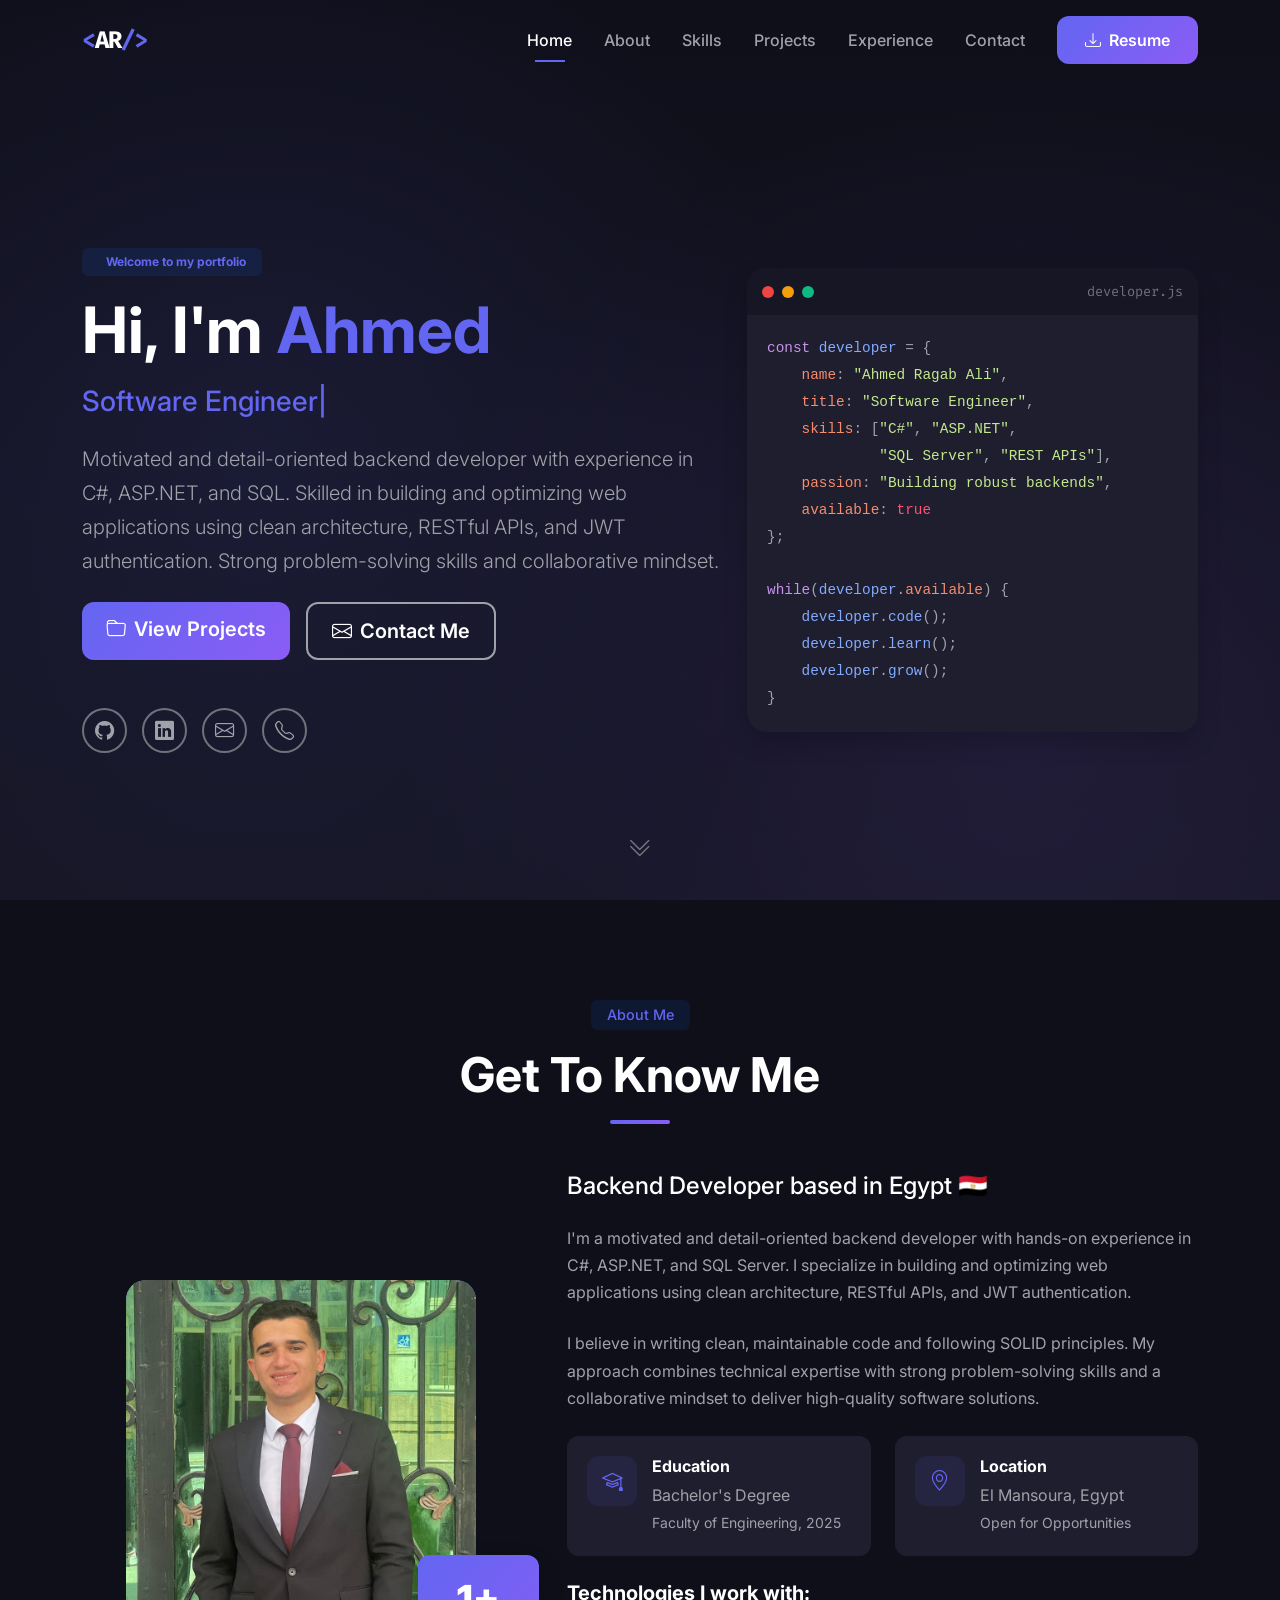
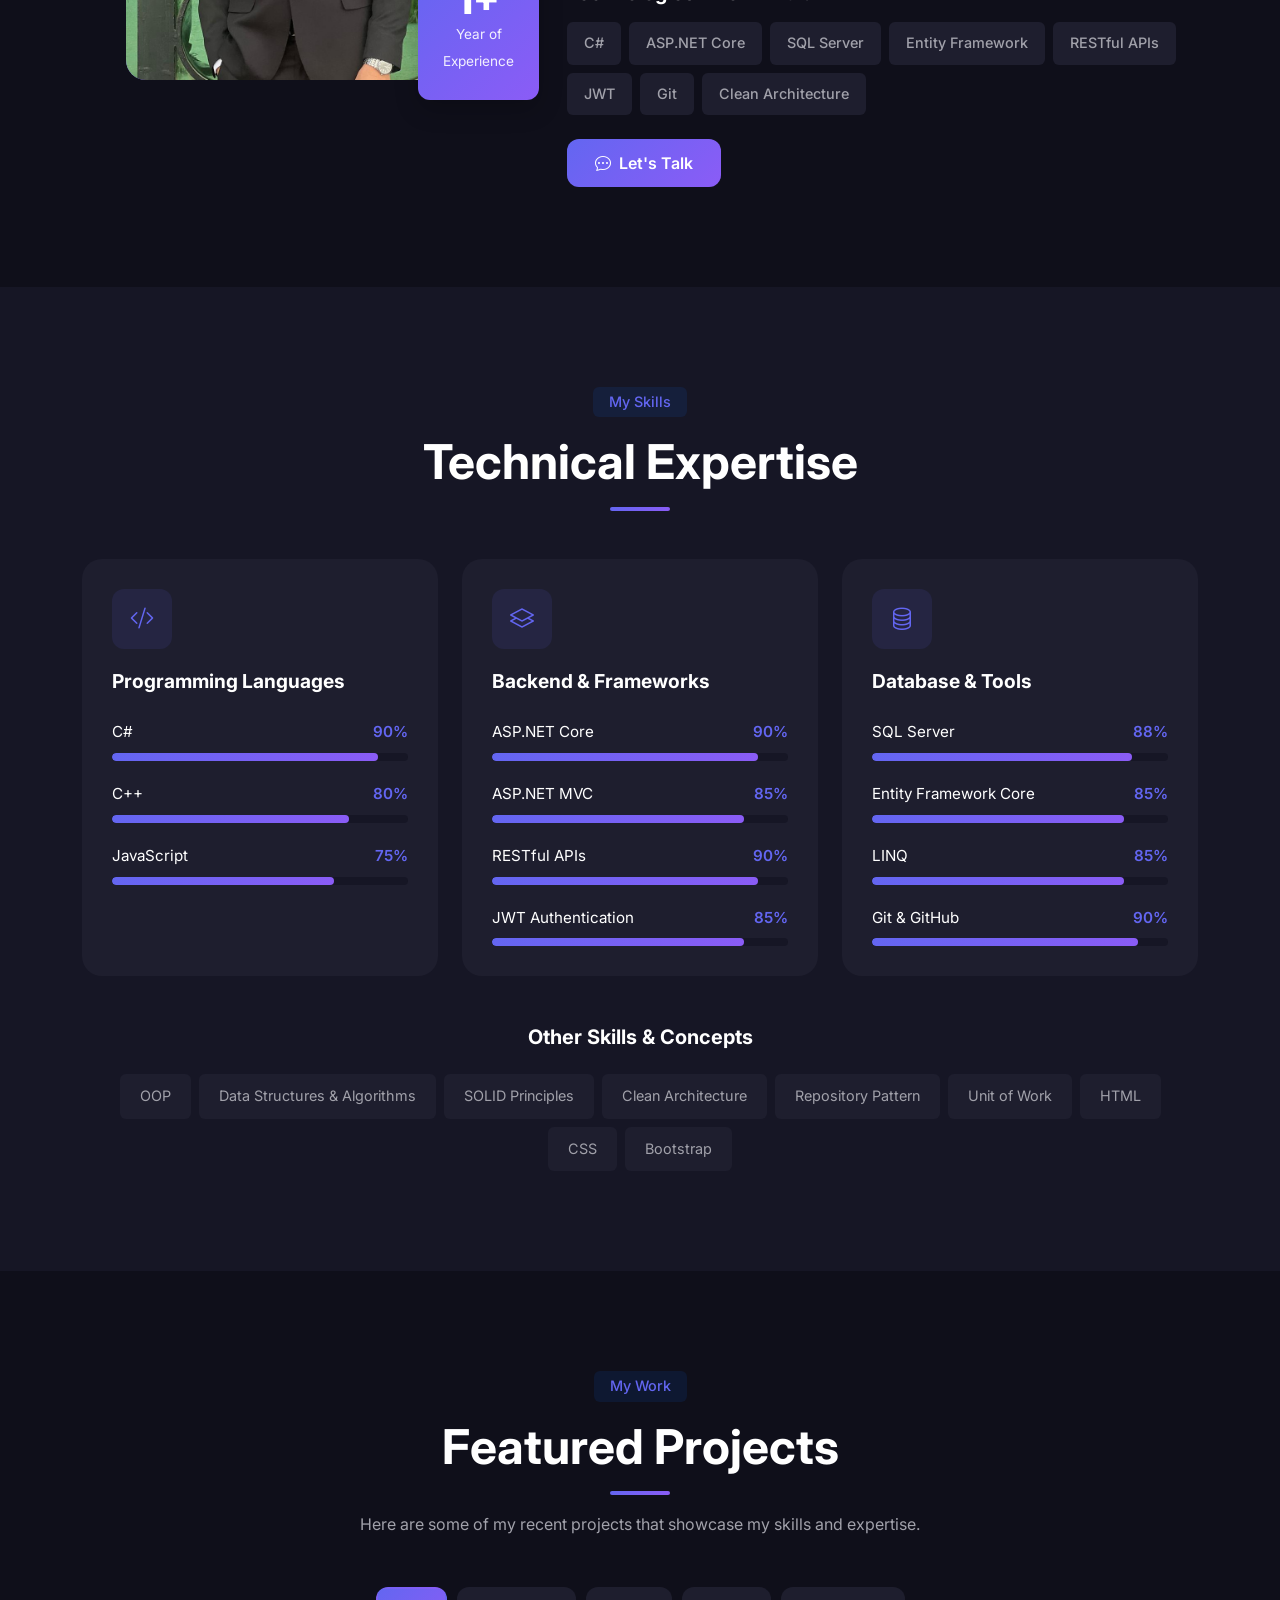
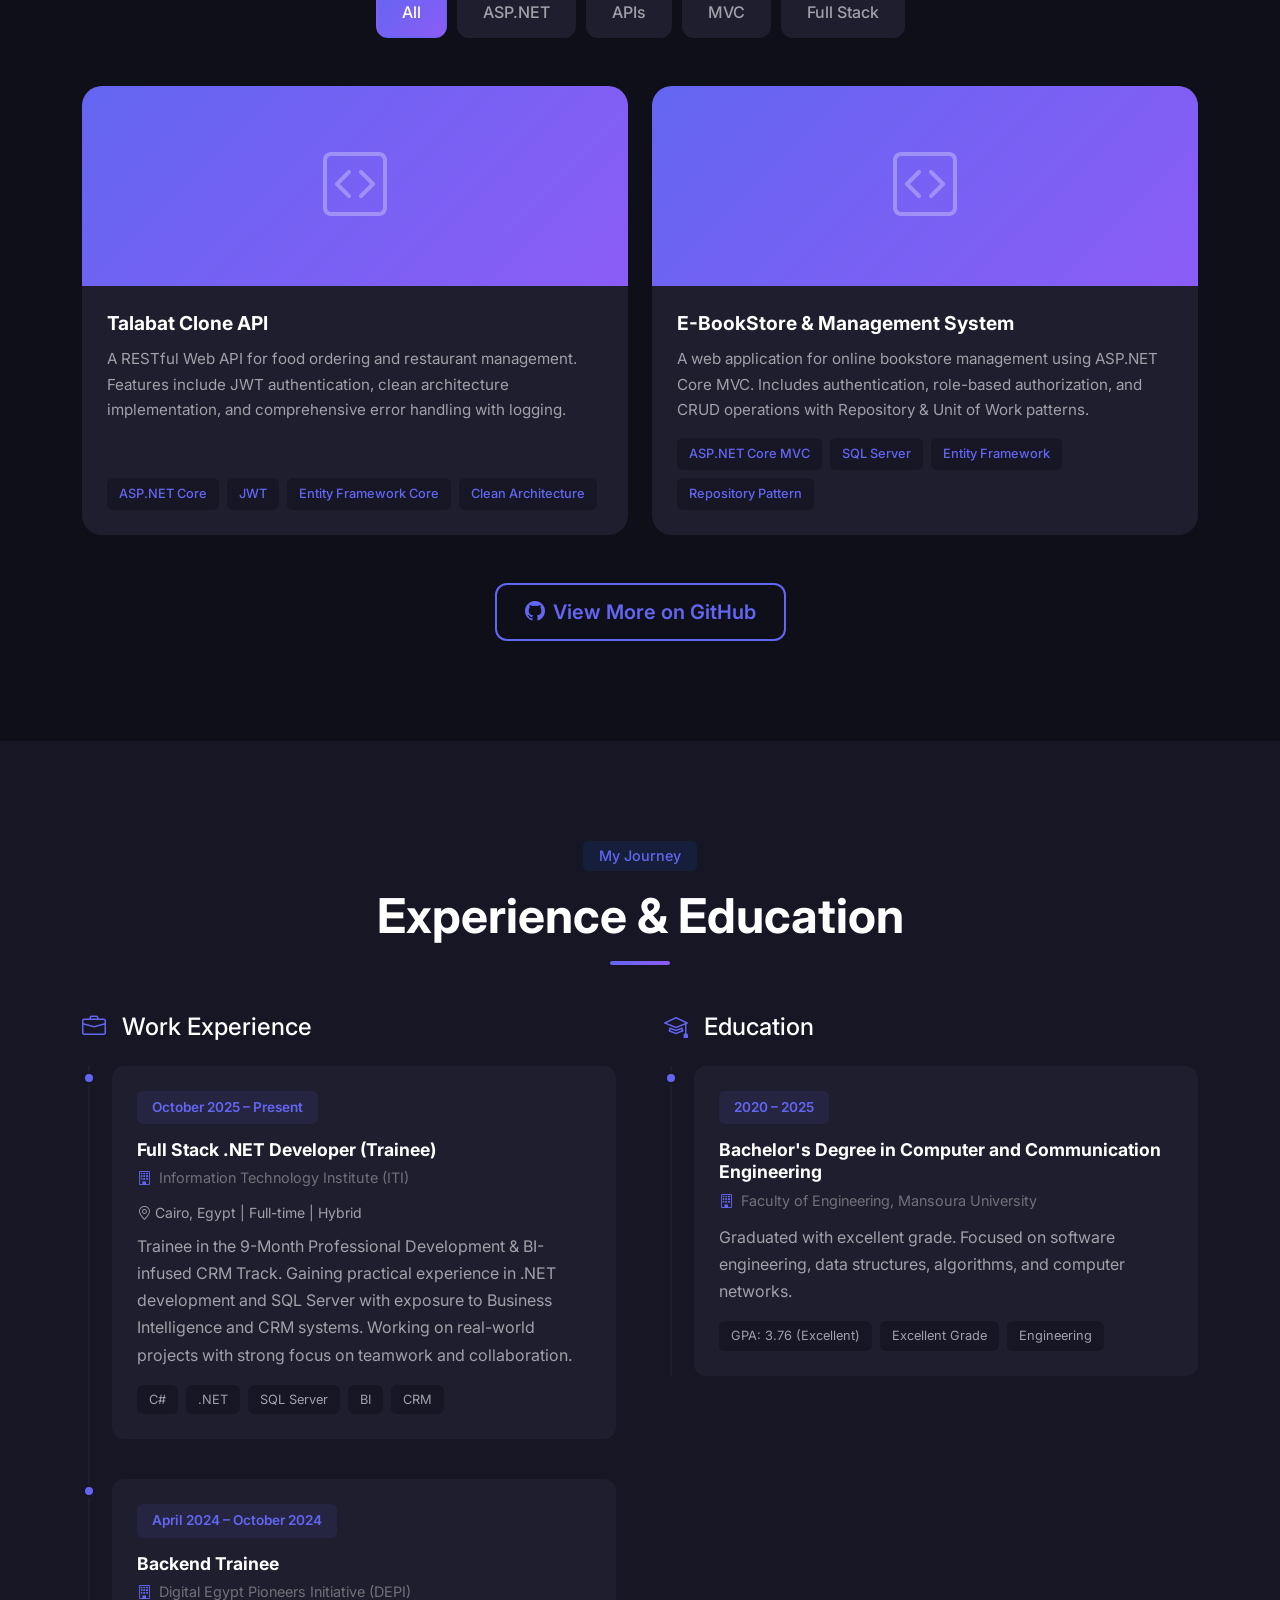
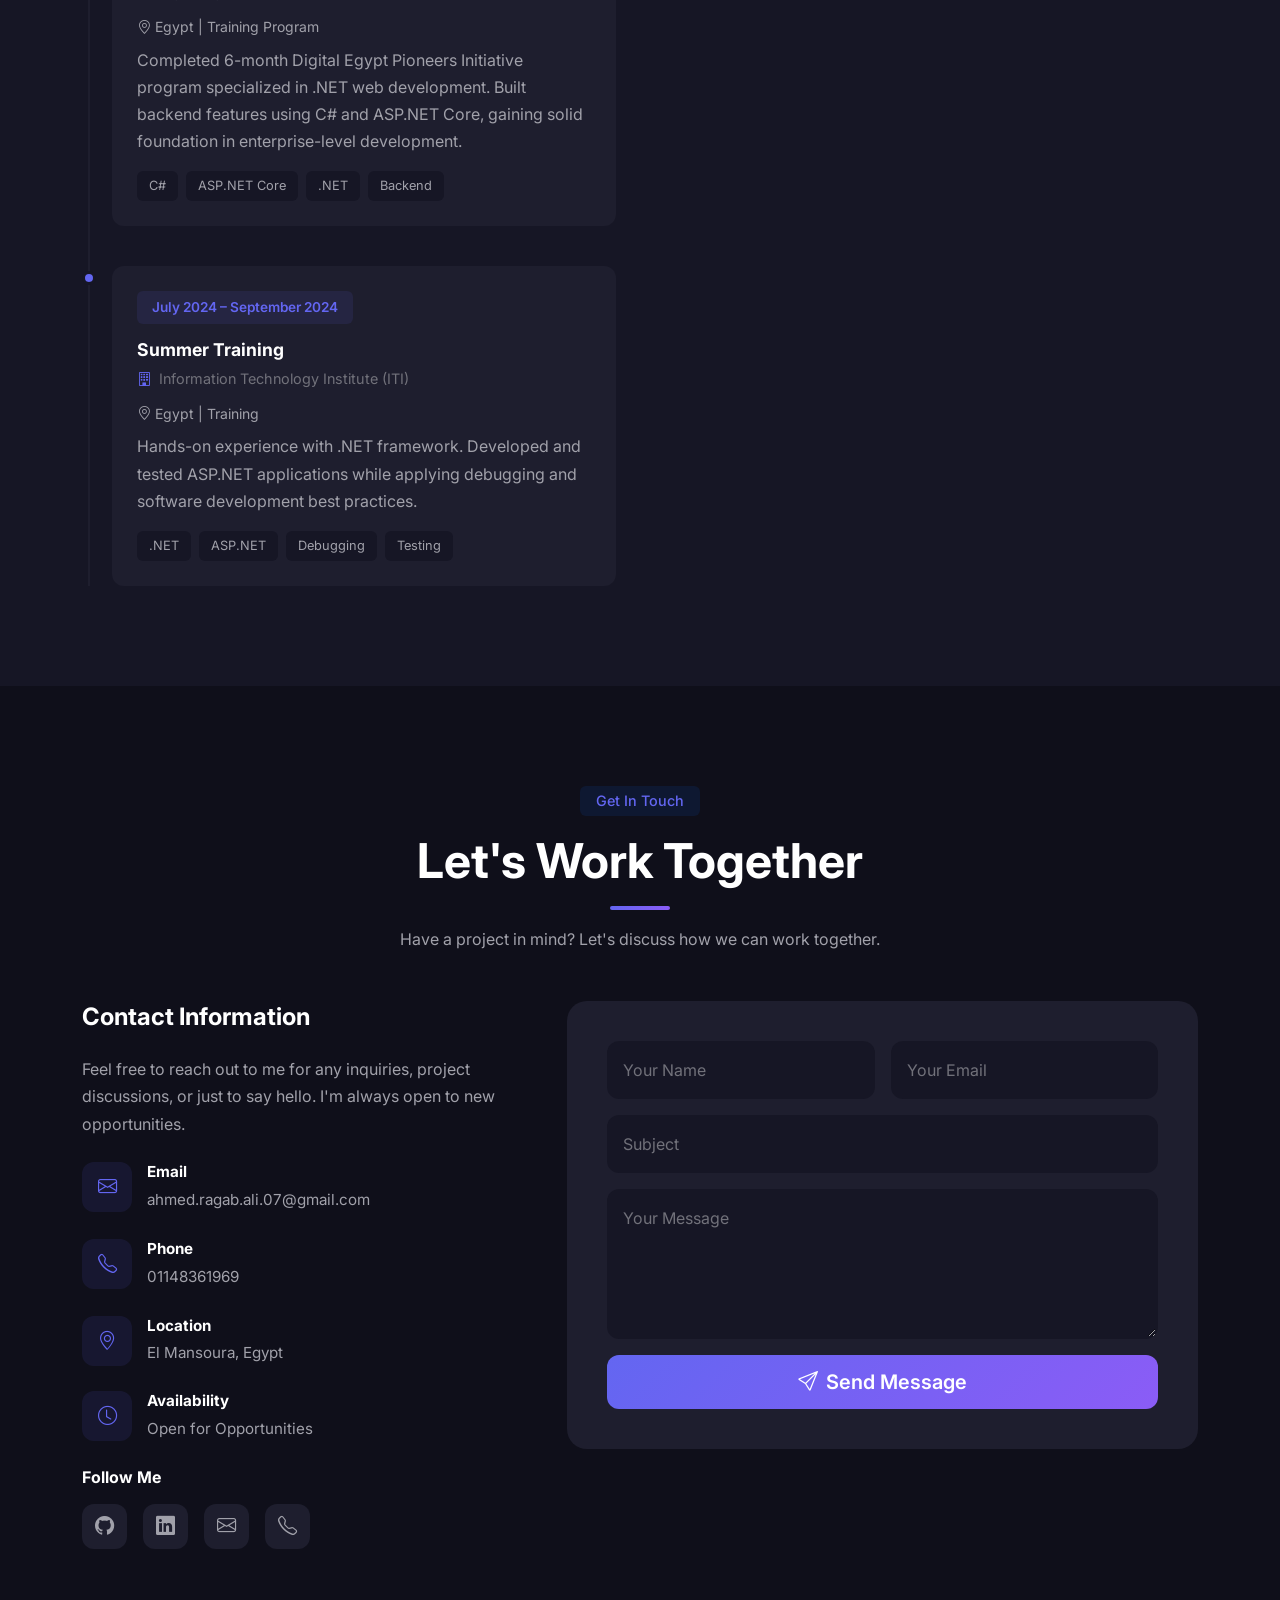
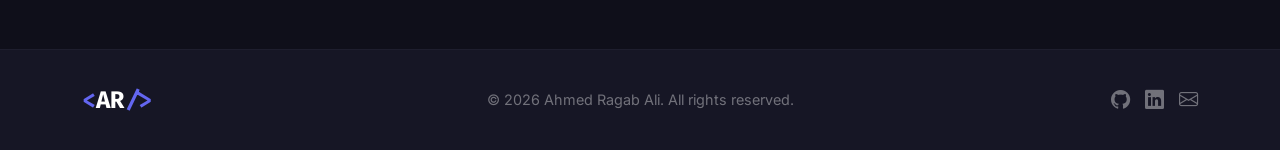
<file: index.html>
<!DOCTYPE html>
<html lang="en">

<head>
    <meta charset="UTF-8">
    <meta name="viewport" content="width=device-width, initial-scale=1.0">
    <meta name="description"
        content="Ahmed Ragab Ali - Software Engineer Portfolio. Backend developer with experience in C#, ASP.NET, and SQL Server.">
    <meta name="keywords"
        content="Software Engineer, Backend Developer, .NET Developer, C#, ASP.NET Core, SQL Server, REST APIs">
    <meta name="author" content="Ahmed Ragab Ali">
    <meta name="robots" content="index, follow">

    <!-- Open Graph Meta Tags -->
    <meta property="og:title" content="Ahmed Ragab Ali | Software Engineer Portfolio">
    <meta property="og:description"
        content="Backend developer portfolio showcasing C#, ASP.NET, and SQL Server projects.">
    <meta property="og:type" content="website">
    <meta property="og:url" content="https://github.com/A7med7c">

    <title>Ahmed Ragab Ali | Software Engineer Portfolio</title>

    <!-- Favicon -->
    <link rel="icon" type="image/x-icon" href="images/favicon.ico">

    <!-- Bootstrap 5 CSS -->
    <link href="https://cdn.jsdelivr.net/npm/bootstrap@5.3.2/dist/css/bootstrap.min.css" rel="stylesheet">

    <!-- Bootstrap Icons -->
    <link rel="stylesheet" href="https://cdn.jsdelivr.net/npm/bootstrap-icons@1.11.1/font/bootstrap-icons.css">

    <!-- Google Fonts -->
    <link rel="preconnect" href="https://fonts.googleapis.com">
    <link rel="preconnect" href="https://fonts.gstatic.com" crossorigin>
    <link
        href="https://fonts.googleapis.com/css2?family=Inter:wght@300;400;500;600;700;800&family=Fira+Code:wght@400;500&display=swap"
        rel="stylesheet">

    <!-- Custom CSS -->
    <link rel="stylesheet" href="css/style.css">
</head>

<body data-bs-spy="scroll" data-bs-target="#navbar" data-bs-offset="100">

    <!-- ==================== NAVBAR ==================== -->
    <nav class="navbar navbar-expand-lg navbar-dark fixed-top" id="navbar">
        <div class="container">
            <!-- Logo -->
            <a class="navbar-brand fw-bold" href="#home">
                <span class="text-primary">&lt;</span>AR<span class="text-primary">/&gt;</span>
            </a>

            <!-- Mobile Toggle Button -->
            <button class="navbar-toggler border-0" type="button" data-bs-toggle="collapse" data-bs-target="#navbarNav"
                aria-controls="navbarNav" aria-expanded="false" aria-label="Toggle navigation">
                <span class="navbar-toggler-icon"></span>
            </button>

            <!-- Navigation Links -->
            <div class="collapse navbar-collapse" id="navbarNav">
                <ul class="navbar-nav ms-auto">
                    <li class="nav-item">
                        <a class="nav-link" href="#home">Home</a>
                    </li>
                    <li class="nav-item">
                        <a class="nav-link" href="#about">About</a>
                    </li>
                    <li class="nav-item">
                        <a class="nav-link" href="#skills">Skills</a>
                    </li>
                    <li class="nav-item">
                        <a class="nav-link" href="#projects">Projects</a>
                    </li>
                    <li class="nav-item">
                        <a class="nav-link" href="#experience">Experience</a>
                    </li>
                    <li class="nav-item">
                        <a class="nav-link" href="#contact">Contact</a>
                    </li>
                </ul>
                <!-- Resume Button -->
                <a href="assets/cv/Ahmed_Ragab_Ali_CV.pdf" download="Ahmed_Ragab_Ali_CV.pdf"
                    class="btn btn-primary ms-lg-3 mt-3 mt-lg-0">
                    <i class="bi bi-download me-2"></i>Resume
                </a>
            </div>
        </div>
    </nav>

    <!-- ==================== HERO SECTION ==================== -->
    <section id="home" class="hero-section d-flex align-items-center min-vh-100">
        <div class="container">
            <div class="row align-items-center">
                <div class="col-lg-7">
                    <div class="hero-content" data-aos="fade-right">
                        <span class="badge bg-primary bg-opacity-10 text-primary mb-3 px-3 py-2">
                            <i class="bi bi-hand-wave me-2"></i>Welcome to my portfolio
                        </span>
                        <h1 class="display-3 fw-bold mb-3">
                            Hi, I'm <span class="text-primary" id="hero-name">Ahmed</span>
                        </h1>
                        <h2 class="h3 text-muted mb-4">
                            <span class="typed-text"></span><span class="cursor">|</span>
                        </h2>
                        <p class="lead text-muted mb-4" id="hero-summary">
                            <!-- Summary will be injected by JavaScript -->
                        </p>
                        <div class="hero-buttons d-flex flex-wrap gap-3">
                            <a href="#projects" class="btn btn-primary btn-lg px-4">
                                <i class="bi bi-folder me-2"></i>View Projects
                            </a>
                            <a href="#contact" class="btn btn-outline-light btn-lg px-4">
                                <i class="bi bi-envelope me-2"></i>Contact Me
                            </a>
                        </div>
                        <!-- Social Links - Dynamically rendered -->
                        <div class="social-links mt-5" id="hero-social-links">
                            <!-- Social links will be injected by JavaScript -->
                        </div>
                    </div>
                </div>
                <div class="col-lg-5 d-none d-lg-block">
                    <div class="hero-image" data-aos="fade-left">
                        <div class="code-window">
                            <div class="code-header">
                                <span class="dot red"></span>
                                <span class="dot yellow"></span>
                                <span class="dot green"></span>
                                <span class="file-name">developer.js</span>
                            </div>
                            <pre
                                class="code-content"><code id="code-content"><!-- Code content will be injected by JavaScript --></code></pre>
                        </div>
                    </div>
                </div>
            </div>
        </div>
        <!-- Scroll Indicator -->
        <div class="scroll-indicator">
            <a href="#about" aria-label="Scroll to About section">
                <i class="bi bi-chevron-double-down"></i>
            </a>
        </div>
    </section>

    <!-- ==================== ABOUT SECTION ==================== -->
    <section id="about" class="section-padding">
        <div class="container">
            <!-- Section Header -->
            <div class="section-header text-center mb-5">
                <span class="badge bg-primary bg-opacity-10 text-primary mb-3 px-3 py-2">About Me</span>
                <h2 class="display-5 fw-bold">Get To Know Me</h2>
                <div class="section-line mx-auto"></div>
            </div>

            <div class="row align-items-center g-5">
                <!-- Profile Image -->
                <div class="col-lg-5">
                    <div class="about-image-wrapper" data-aos="fade-right">
                        <div class="about-image">
                            <img src="images/2.jpeg" alt="Ahmed Ragab Ali - Software Engineer" class="profile-img">
                        </div>
                        <div class="experience-badge">
                            <span class="number" id="exp-number">1+</span>
                            <span class="text" id="exp-label">Year of<br>Experience</span>
                        </div>
                    </div>
                </div>

                <!-- About Content -->
                <div class="col-lg-7">
                    <div class="about-content" data-aos="fade-left">
                        <h3 class="h4 mb-4" id="about-headline">Backend Developer based in Egypt 🇪🇬</h3>
                        <div id="about-bio">
                            <!-- Bio paragraphs will be injected by JavaScript -->
                        </div>

                        <!-- Info Cards -->
                        <div class="row g-4 mb-4">
                            <div class="col-md-6">
                                <div class="info-card">
                                    <div class="info-icon">
                                        <i class="bi bi-mortarboard"></i>
                                    </div>
                                    <div class="info-content">
                                        <h5>Education</h5>
                                        <p class="mb-0 text-muted" id="edu-content">
                                            <!-- Education will be injected by JavaScript -->
                                        </p>
                                    </div>
                                </div>
                            </div>
                            <div class="col-md-6">
                                <div class="info-card">
                                    <div class="info-icon">
                                        <i class="bi bi-geo-alt"></i>
                                    </div>
                                    <div class="info-content">
                                        <h5>Location</h5>
                                        <p class="mb-0 text-muted" id="loc-content">
                                            <!-- Location will be injected by JavaScript -->
                                        </p>
                                    </div>
                                </div>
                            </div>
                        </div>

                        <!-- Technologies -->
                        <h5 class="mb-3">Technologies I work with:</h5>
                        <div class="tech-stack d-flex flex-wrap gap-2 mb-4" id="tech-stack">
                            <!-- Tech badges will be injected by JavaScript -->
                        </div>

                        <a href="#contact" class="btn btn-primary">
                            <i class="bi bi-chat-dots me-2"></i>Let's Talk
                        </a>
                    </div>
                </div>
            </div>
        </div>
    </section>

    <!-- ==================== SKILLS SECTION ==================== -->
    <section id="skills" class="section-padding bg-dark-secondary">
        <div class="container">
            <!-- Section Header -->
            <div class="section-header text-center mb-5">
                <span class="badge bg-primary bg-opacity-10 text-primary mb-3 px-3 py-2">My Skills</span>
                <h2 class="display-5 fw-bold">Technical Expertise</h2>
                <div class="section-line mx-auto"></div>
            </div>

            <div class="row g-4">
                <!-- Programming Languages -->
                <div class="col-lg-4 col-md-6" data-aos="fade-up" data-aos-delay="100">
                    <div class="skill-card h-100">
                        <div class="skill-icon">
                            <i class="bi bi-code-slash"></i>
                        </div>
                        <h4>Programming Languages</h4>
                        <div class="skill-items" id="skills-languages">
                            <!-- Skills will be injected by JavaScript -->
                        </div>
                    </div>
                </div>

                <!-- Backend & Frameworks -->
                <div class="col-lg-4 col-md-6" data-aos="fade-up" data-aos-delay="200">
                    <div class="skill-card h-100">
                        <div class="skill-icon">
                            <i class="bi bi-layers"></i>
                        </div>
                        <h4>Backend & Frameworks</h4>
                        <div class="skill-items" id="skills-backend">
                            <!-- Skills will be injected by JavaScript -->
                        </div>
                    </div>
                </div>

                <!-- Database & Tools -->
                <div class="col-lg-4 col-md-6" data-aos="fade-up" data-aos-delay="300">
                    <div class="skill-card h-100">
                        <div class="skill-icon">
                            <i class="bi bi-database"></i>
                        </div>
                        <h4>Database & Tools</h4>
                        <div class="skill-items" id="skills-database">
                            <!-- Skills will be injected by JavaScript -->
                        </div>
                    </div>
                </div>
            </div>

            <!-- Additional Skills Tags -->
            <div class="additional-skills mt-5 text-center" data-aos="fade-up">
                <h5 class="mb-4">Other Skills & Concepts</h5>
                <div class="skill-tags d-flex flex-wrap justify-content-center gap-2" id="additional-skills">
                    <!-- Additional skills will be injected by JavaScript -->
                </div>
            </div>
        </div>
    </section>

    <!-- ==================== PROJECTS SECTION ==================== -->
    <section id="projects" class="section-padding">
        <div class="container">
            <!-- Section Header -->
            <div class="section-header text-center mb-5">
                <span class="badge bg-primary bg-opacity-10 text-primary mb-3 px-3 py-2">My Work</span>
                <h2 class="display-5 fw-bold">Featured Projects</h2>
                <div class="section-line mx-auto"></div>
                <p class="text-muted mt-3">Here are some of my recent projects that showcase my skills and expertise.
                </p>
            </div>

            <!-- Filter Buttons - Dynamically rendered -->
            <div class="project-filters text-center mb-5" data-aos="fade-up">
                <!-- Filter buttons will be injected by JavaScript -->
            </div>

            <!-- Projects Grid - Dynamically generated by JavaScript -->
            <div class="row g-4" id="projects-container">
                <!-- Projects will be dynamically inserted here -->
            </div>

            <!-- View More Button -->
            <div class="text-center mt-5" data-aos="fade-up">
                <a href="https://github.com/A7med7c" id="github-profile-btn" target="_blank" rel="noopener noreferrer"
                    class="btn btn-outline-primary btn-lg">
                    <i class="bi bi-github me-2"></i>View More on GitHub
                </a>
            </div>
        </div>
    </section>

    <!-- ==================== EXPERIENCE & EDUCATION SECTION ==================== -->
    <section id="experience" class="section-padding bg-dark-secondary">
        <div class="container">
            <!-- Section Header -->
            <div class="section-header text-center mb-5">
                <span class="badge bg-primary bg-opacity-10 text-primary mb-3 px-3 py-2">My Journey</span>
                <h2 class="display-5 fw-bold">Experience & Education</h2>
                <div class="section-line mx-auto"></div>
            </div>

            <div class="row g-5">
                <!-- Experience Timeline - Dynamically rendered -->
                <div class="col-lg-6">
                    <h3 class="h4 mb-4 d-flex align-items-center">
                        <i class="bi bi-briefcase text-primary me-3"></i>Work Experience
                    </h3>
                    <div class="timeline" id="experience-timeline">
                        <!-- Experience items will be injected by JavaScript -->
                    </div>
                </div>

                <!-- Education Timeline - Dynamically rendered -->
                <div class="col-lg-6">
                    <h3 class="h4 mb-4 d-flex align-items-center">
                        <i class="bi bi-mortarboard text-primary me-3"></i>Education
                    </h3>
                    <div class="timeline" id="education-timeline">
                        <!-- Education items will be injected by JavaScript -->
                    </div>
                </div>
            </div>
        </div>
    </section>

    <!-- ==================== CONTACT SECTION ==================== -->
    <section id="contact" class="section-padding">
        <div class="container">
            <!-- Section Header -->
            <div class="section-header text-center mb-5">
                <span class="badge bg-primary bg-opacity-10 text-primary mb-3 px-3 py-2">Get In Touch</span>
                <h2 class="display-5 fw-bold">Let's Work Together</h2>
                <div class="section-line mx-auto"></div>
                <p class="text-muted mt-3">Have a project in mind? Let's discuss how we can work together.</p>
            </div>

            <div class="row g-5">
                <!-- Contact Info -->
                <div class="col-lg-5" data-aos="fade-right">
                    <div class="contact-info">
                        <h4 class="mb-4">Contact Information</h4>
                        <p class="text-muted mb-4">
                            Feel free to reach out to me for any inquiries, project discussions,
                            or just to say hello. I'm always open to new opportunities.
                        </p>

                        <div class="contact-item">
                            <div class="contact-icon">
                                <i class="bi bi-envelope"></i>
                            </div>
                            <div class="contact-text">
                                <h6>Email</h6>
                                <div id="contact-email"><!-- Email injected by JS --></div>
                            </div>
                        </div>

                        <div class="contact-item">
                            <div class="contact-icon">
                                <i class="bi bi-telephone"></i>
                            </div>
                            <div class="contact-text">
                                <h6>Phone</h6>
                                <div id="contact-phone"><!-- Phone injected by JS --></div>
                            </div>
                        </div>

                        <div class="contact-item">
                            <div class="contact-icon">
                                <i class="bi bi-geo-alt"></i>
                            </div>
                            <div class="contact-text">
                                <h6>Location</h6>
                                <div id="contact-location"><!-- Location injected by JS --></div>
                            </div>
                        </div>

                        <div class="contact-item">
                            <div class="contact-icon">
                                <i class="bi bi-clock"></i>
                            </div>
                            <div class="contact-text">
                                <h6>Availability</h6>
                                <p>Open for Opportunities</p>
                            </div>
                        </div>

                        <!-- Social Links - Dynamically rendered -->
                        <div class="contact-social mt-4">
                            <h6 class="mb-3">Follow Me</h6>
                            <div class="d-flex gap-3" id="contact-social-btns">
                                <!-- Social buttons will be injected by JavaScript -->
                            </div>
                        </div>
                    </div>
                </div>

                <!-- Contact Form -->
                <div class="col-lg-7" data-aos="fade-left">
                    <div class="contact-form-wrapper">
                        <form id="contact-form" class="contact-form" novalidate>
                            <div class="row g-3">
                                <div class="col-md-6">
                                    <div class="form-floating">
                                        <input type="text" class="form-control" id="name" placeholder="Your Name"
                                            required minlength="2">
                                        <label for="name">Your Name</label>
                                        <div class="invalid-feedback">Please enter your name (min 2 characters).</div>
                                    </div>
                                </div>
                                <div class="col-md-6">
                                    <div class="form-floating">
                                        <input type="email" class="form-control" id="email" placeholder="Your Email"
                                            required>
                                        <label for="email">Your Email</label>
                                        <div class="invalid-feedback">Please enter a valid email address.</div>
                                    </div>
                                </div>
                                <div class="col-12">
                                    <div class="form-floating">
                                        <input type="text" class="form-control" id="subject" placeholder="Subject"
                                            required minlength="5">
                                        <label for="subject">Subject</label>
                                        <div class="invalid-feedback">Please enter a subject (min 5 characters).</div>
                                    </div>
                                </div>
                                <div class="col-12">
                                    <div class="form-floating">
                                        <textarea class="form-control" id="message" placeholder="Your Message"
                                            style="height: 150px" required minlength="20"></textarea>
                                        <label for="message">Your Message</label>
                                        <div class="invalid-feedback">Please enter your message (min 20 characters).
                                        </div>
                                    </div>
                                </div>
                                <div class="col-12">
                                    <button type="submit" class="btn btn-primary btn-lg w-100" id="submit-btn">
                                        <span class="btn-text">
                                            <i class="bi bi-send me-2"></i>Send Message
                                        </span>
                                        <span class="btn-loading d-none">
                                            <span class="spinner-border spinner-border-sm me-2" role="status"></span>
                                            Sending...
                                        </span>
                                    </button>
                                </div>
                            </div>
                        </form>

                        <!-- Form Success Message -->
                        <div class="form-message success d-none" id="form-success">
                            <i class="bi bi-check-circle"></i>
                            <h5>Message Sent Successfully!</h5>
                            <p>Thank you for reaching out. I'll get back to you soon.</p>
                        </div>

                        <!-- Form Error Message -->
                        <div class="form-message error d-none" id="form-error">
                            <i class="bi bi-exclamation-circle"></i>
                            <h5>Oops! Something went wrong.</h5>
                            <p>Please try again later or contact me directly via email.</p>
                        </div>
                    </div>
                </div>
            </div>
        </div>
    </section>

    <!-- ==================== FOOTER ==================== -->
    <footer class="footer">
        <div class="container">
            <div class="row align-items-center">
                <div class="col-md-4 text-center text-md-start mb-3 mb-md-0">
                    <a class="footer-brand" href="#home">
                        <span class="text-primary">&lt;</span>AR<span class="text-primary">/&gt;</span>
                    </a>
                </div>
                <div class="col-md-4 text-center mb-3 mb-md-0">
                    <p class="mb-0">&copy; <span id="current-year"></span> <span id="footer-name">Ahmed Ragab
                            Ali</span>. All rights reserved.</p>
                </div>
                <div class="col-md-4 text-center text-md-end">
                    <div class="footer-social" id="footer-social">
                        <!-- Footer social links will be injected by JavaScript -->
                    </div>
                </div>
            </div>
        </div>
    </footer>

    <!-- Back to Top Button -->
    <button class="back-to-top" id="back-to-top" aria-label="Back to top">
        <i class="bi bi-arrow-up"></i>
    </button>

    <!-- Bootstrap 5 JS Bundle -->
    <script src="https://cdn.jsdelivr.net/npm/bootstrap@5.3.2/dist/js/bootstrap.bundle.min.js"></script>

    <!-- Custom JavaScript -->
    <script src="js/main.js"></script>
</body>

</html>
</file>
<file: css/style.css>
/* ==========================================
   PORTFOLIO WEBSITE - CUSTOM CSS STYLES
   Author: Ahmed Ragab
   Version: 1.0
   ========================================== */

/* ==================== CSS VARIABLES ==================== */
:root {
    /* Primary Colors */
    --primary-color: #6366f1;
    --primary-hover: #4f46e5;
    --primary-light: rgba(99, 102, 241, 0.1);
    
    /* Background Colors */
    --bg-dark: #0f0f1a;
    --bg-dark-secondary: #161625;
    --bg-card: #1e1e2e;
    --bg-card-hover: #252538;
    
    /* Text Colors */
    --text-primary: #ffffff;
    --text-secondary: #a1a1aa;
    --text-muted: #71717a;
    
    /* Accent Colors */
    --accent-green: #10b981;
    --accent-yellow: #f59e0b;
    --accent-red: #ef4444;
    --accent-blue: #3b82f6;
    
    /* Gradients */
    --gradient-primary: linear-gradient(135deg, #6366f1 0%, #8b5cf6 100%);
    --gradient-dark: linear-gradient(180deg, #0f0f1a 0%, #161625 100%);
    
    /* Shadows */
    --shadow-sm: 0 2px 4px rgba(0, 0, 0, 0.1);
    --shadow-md: 0 4px 6px rgba(0, 0, 0, 0.15);
    --shadow-lg: 0 10px 25px rgba(0, 0, 0, 0.2);
    --shadow-glow: 0 0 30px rgba(99, 102, 241, 0.3);
    
    /* Border Radius */
    --radius-sm: 6px;
    --radius-md: 12px;
    --radius-lg: 20px;
    --radius-full: 50%;
    
    /* Transitions */
    --transition-fast: 0.2s ease;
    --transition-normal: 0.3s ease;
    --transition-slow: 0.5s ease;
    
    /* Font Family */
    --font-primary: 'Inter', sans-serif;
    --font-code: 'Fira Code', monospace;
}

/* ==================== RESET & BASE STYLES ==================== */
*,
*::before,
*::after {
    margin: 0;
    padding: 0;
    box-sizing: border-box;
}

html {
    scroll-behavior: smooth;
    scroll-padding-top: 80px;
}

body {
    font-family: var(--font-primary);
    background-color: var(--bg-dark);
    color: var(--text-primary);
    line-height: 1.7;
    overflow-x: hidden;
}

/* Custom Scrollbar */
::-webkit-scrollbar {
    width: 10px;
}

::-webkit-scrollbar-track {
    background: var(--bg-dark);
}

::-webkit-scrollbar-thumb {
    background: var(--primary-color);
    border-radius: 5px;
}

::-webkit-scrollbar-thumb:hover {
    background: var(--primary-hover);
}

/* Selection */
::selection {
    background-color: var(--primary-color);
    color: var(--text-primary);
}

/* Links */
a {
    color: var(--primary-color);
    text-decoration: none;
    transition: var(--transition-normal);
}

a:hover {
    color: var(--primary-hover);
}

/* Images */
img {
    max-width: 100%;
    height: auto;
}

/* Section Padding */
.section-padding {
    padding: 100px 0;
}

/* Background Variations */
.bg-dark-secondary {
    background-color: var(--bg-dark-secondary);
}

/* ==================== TYPOGRAPHY ==================== */
h1, h2, h3, h4, h5, h6 {
    font-weight: 700;
    line-height: 1.3;
    margin-bottom: 1rem;
}

.display-3 {
    font-weight: 800;
}

.text-primary {
    color: var(--primary-color) !important;
}

.text-muted {
    color: var(--text-secondary) !important;
}

/* ==================== BUTTONS ==================== */
.btn {
    font-weight: 600;
    padding: 12px 28px;
    border-radius: var(--radius-md);
    transition: var(--transition-normal);
    position: relative;
    overflow: hidden;
}

.btn-primary {
    background: var(--gradient-primary);
    border: none;
    color: var(--text-primary);
}

.btn-primary:hover {
    transform: translateY(-2px);
    box-shadow: var(--shadow-glow);
    background: var(--gradient-primary);
}

.btn-outline-primary {
    border: 2px solid var(--primary-color);
    color: var(--primary-color);
    background: transparent;
}

.btn-outline-primary:hover {
    background: var(--primary-color);
    color: var(--text-primary);
    transform: translateY(-2px);
}

.btn-outline-light {
    border: 2px solid var(--text-secondary);
    color: var(--text-primary);
    background: transparent;
}

.btn-outline-light:hover {
    background: var(--text-primary);
    color: var(--bg-dark);
    border-color: var(--text-primary);
    transform: translateY(-2px);
}

/* ==================== NAVBAR ==================== */
.navbar {
    padding: 15px 0;
    background: transparent;
    transition: var(--transition-normal);
    z-index: 1000;
}

.navbar.scrolled {
    background: rgba(15, 15, 26, 0.95);
    backdrop-filter: blur(10px);
    box-shadow: var(--shadow-md);
    padding: 10px 0;
}

.navbar-brand {
    font-size: 1.5rem;
    font-family: var(--font-code);
    letter-spacing: -1px;
}

.nav-link {
    color: var(--text-secondary) !important;
    font-weight: 500;
    padding: 8px 16px !important;
    position: relative;
    transition: var(--transition-normal);
}

.nav-link::after {
    content: '';
    position: absolute;
    bottom: 0;
    left: 50%;
    transform: translateX(-50%);
    width: 0;
    height: 2px;
    background: var(--primary-color);
    transition: var(--transition-normal);
}

.nav-link:hover,
.nav-link.active {
    color: var(--text-primary) !important;
}

.nav-link:hover::after,
.nav-link.active::after {
    width: 30px;
}

.navbar-toggler:focus {
    box-shadow: none;
}

/* ==================== HERO SECTION ==================== */
.hero-section {
    background: var(--gradient-dark);
    position: relative;
    overflow: hidden;
    padding-top: 100px;
}

.hero-section::before {
    content: '';
    position: absolute;
    top: 0;
    left: 0;
    right: 0;
    bottom: 0;
    background: radial-gradient(circle at 20% 50%, rgba(99, 102, 241, 0.1) 0%, transparent 50%),
                radial-gradient(circle at 80% 80%, rgba(139, 92, 246, 0.1) 0%, transparent 50%);
    pointer-events: none;
}

.hero-content {
    position: relative;
    z-index: 1;
}

/* Typed Text Animation */
.typed-text {
    color: var(--primary-color);
}

.cursor {
    animation: blink 1s infinite;
    color: var(--primary-color);
}

@keyframes blink {
    0%, 50% { opacity: 1; }
    51%, 100% { opacity: 0; }
}

/* Social Links */
.social-links {
    display: flex;
    gap: 15px;
}

.social-link {
    width: 45px;
    height: 45px;
    border: 2px solid var(--text-muted);
    border-radius: var(--radius-full);
    display: flex;
    align-items: center;
    justify-content: center;
    color: var(--text-secondary);
    font-size: 1.2rem;
    transition: var(--transition-normal);
}

.social-link:hover {
    border-color: var(--primary-color);
    background: var(--primary-color);
    color: var(--text-primary);
    transform: translateY(-3px);
}

/* Code Window */
.hero-image {
    position: relative;
}

.code-window {
    background: var(--bg-card);
    border-radius: var(--radius-lg);
    overflow: hidden;
    box-shadow: var(--shadow-lg);
    animation: float 6s ease-in-out infinite;
}

@keyframes float {
    0%, 100% { transform: translateY(0px); }
    50% { transform: translateY(-15px); }
}

.code-header {
    background: var(--bg-dark-secondary);
    padding: 12px 15px;
    display: flex;
    align-items: center;
    gap: 8px;
}

.dot {
    width: 12px;
    height: 12px;
    border-radius: var(--radius-full);
}

.dot.red { background: var(--accent-red); }
.dot.yellow { background: var(--accent-yellow); }
.dot.green { background: var(--accent-green); }

.file-name {
    margin-left: auto;
    font-size: 0.85rem;
    color: var(--text-muted);
    font-family: var(--font-code);
}

.code-content {
    padding: 20px;
    margin: 0;
    font-family: var(--font-code);
    font-size: 0.9rem;
    line-height: 1.8;
    overflow-x: auto;
}

.code-content code {
    color: var(--text-secondary);
}

.code-content .keyword { color: #c792ea; }
.code-content .variable { color: #82aaff; }
.code-content .property { color: #f78c6c; }
.code-content .string { color: #c3e88d; }
.code-content .boolean { color: #ff5370; }
.code-content .method { color: #82aaff; }

/* Scroll Indicator */
.scroll-indicator {
    position: absolute;
    bottom: 30px;
    left: 50%;
    transform: translateX(-50%);
    animation: bounce 2s infinite;
}

.scroll-indicator a {
    color: var(--text-muted);
    font-size: 1.5rem;
    transition: var(--transition-normal);
}

.scroll-indicator a:hover {
    color: var(--primary-color);
}

@keyframes bounce {
    0%, 20%, 50%, 80%, 100% { transform: translateX(-50%) translateY(0); }
    40% { transform: translateX(-50%) translateY(-10px); }
    60% { transform: translateX(-50%) translateY(-5px); }
}

/* ==================== SECTION HEADER ==================== */
.section-header .badge {
    font-size: 0.9rem;
    font-weight: 500;
}

.section-line {
    width: 60px;
    height: 4px;
    background: var(--gradient-primary);
    border-radius: var(--radius-sm);
    margin-top: 15px;
}

/* ==================== ABOUT SECTION ==================== */
.about-image-wrapper {
    position: relative;
    display: flex;
    justify-content: center;
}

.about-image {
    width: 350px;
    height: 400px;
    border-radius: var(--radius-lg);
    overflow: hidden;
    position: relative;
    background: var(--gradient-primary);
}

.about-image .profile-img {
    width: 100%;
    height: 100%;
    object-fit: cover;
    object-position: center top;
    transition: transform 0.5s ease;
}

.about-image:hover .profile-img {
    transform: scale(1.05);
}

.image-placeholder {
    width: 100%;
    height: 100%;
    display: flex;
    align-items: center;
    justify-content: center;
    background: var(--bg-card);
    margin: 5px;
    border-radius: var(--radius-lg);
}

.image-placeholder i {
    font-size: 8rem;
    color: var(--text-muted);
}

.experience-badge {
    position: absolute;
    bottom: -20px;
    right: -20px;
    background: var(--gradient-primary);
    padding: 25px;
    border-radius: var(--radius-md);
    text-align: center;
    box-shadow: var(--shadow-lg);
}

.experience-badge .number {
    display: block;
    font-size: 2.5rem;
    font-weight: 800;
    line-height: 1;
}

.experience-badge .text {
    font-size: 0.85rem;
    color: rgba(255, 255, 255, 0.9);
}

/* Info Cards */
.info-card {
    display: flex;
    align-items: flex-start;
    gap: 15px;
    padding: 20px;
    background: var(--bg-card);
    border-radius: var(--radius-md);
    transition: var(--transition-normal);
}

.info-card:hover {
    background: var(--bg-card-hover);
    transform: translateY(-3px);
}

.info-icon {
    width: 50px;
    height: 50px;
    background: var(--primary-light);
    border-radius: var(--radius-md);
    display: flex;
    align-items: center;
    justify-content: center;
    font-size: 1.3rem;
    color: var(--primary-color);
    flex-shrink: 0;
}

.info-content h5 {
    font-size: 1rem;
    margin-bottom: 5px;
}

/* Tech Stack */
.tech-badge {
    display: inline-block;
    padding: 8px 16px;
    background: var(--bg-card);
    border-radius: var(--radius-sm);
    font-size: 0.9rem;
    font-weight: 500;
    color: var(--text-secondary);
    border: 1px solid transparent;
    transition: var(--transition-normal);
}

.tech-badge:hover {
    border-color: var(--primary-color);
    color: var(--primary-color);
}

/* ==================== SKILLS SECTION ==================== */
.skill-card {
    background: var(--bg-card);
    padding: 30px;
    border-radius: var(--radius-lg);
    transition: var(--transition-normal);
}

.skill-card:hover {
    transform: translateY(-5px);
    box-shadow: var(--shadow-lg);
}

.skill-icon {
    width: 60px;
    height: 60px;
    background: var(--primary-light);
    border-radius: var(--radius-md);
    display: flex;
    align-items: center;
    justify-content: center;
    font-size: 1.5rem;
    color: var(--primary-color);
    margin-bottom: 20px;
}

.skill-card h4 {
    font-size: 1.2rem;
    margin-bottom: 25px;
}

.skill-items {
    display: flex;
    flex-direction: column;
    gap: 20px;
}

.skill-item .skill-info {
    display: flex;
    justify-content: space-between;
    margin-bottom: 8px;
    font-size: 0.95rem;
}

.skill-item .skill-info span:last-child {
    color: var(--primary-color);
    font-weight: 600;
}

.skill-item .progress {
    height: 8px;
    background: var(--bg-dark-secondary);
    border-radius: var(--radius-sm);
    overflow: hidden;
}

.skill-item .progress-bar {
    background: var(--gradient-primary);
    border-radius: var(--radius-sm);
    width: 0;
    transition: width 1.5s ease-out;
}

/* Skill Tags */
.skill-tag {
    display: inline-block;
    padding: 10px 20px;
    background: var(--bg-card);
    border-radius: var(--radius-sm);
    font-size: 0.9rem;
    color: var(--text-secondary);
    transition: var(--transition-normal);
}

.skill-tag:hover {
    background: var(--primary-color);
    color: var(--text-primary);
    transform: translateY(-2px);
}

/* ==================== PROJECTS SECTION ==================== */
.project-filters {
    display: flex;
    flex-wrap: wrap;
    justify-content: center;
    gap: 10px;
}

.filter-btn {
    padding: 10px 24px;
    background: var(--bg-card);
    border: 2px solid transparent;
    border-radius: var(--radius-md);
    color: var(--text-secondary);
    font-weight: 500;
    cursor: pointer;
    transition: var(--transition-normal);
}

.filter-btn:hover {
    border-color: var(--primary-color);
    color: var(--primary-color);
}

.filter-btn.active {
    background: var(--gradient-primary);
    color: var(--text-primary);
    border-color: transparent;
}

/* Project Card */
.project-card {
    background: var(--bg-card);
    border-radius: var(--radius-lg);
    overflow: hidden;
    transition: var(--transition-normal);
    height: 100%;
    display: flex;
    flex-direction: column;
}

.project-card:hover {
    transform: translateY(-10px);
    box-shadow: var(--shadow-lg);
}

.project-image {
    position: relative;
    height: 200px;
    overflow: hidden;
}

.project-image img {
    width: 100%;
    height: 100%;
    object-fit: cover;
    transition: var(--transition-slow);
}

.project-card:hover .project-image img {
    transform: scale(1.1);
}

.project-placeholder {
    width: 100%;
    height: 100%;
    background: var(--gradient-primary);
    display: flex;
    align-items: center;
    justify-content: center;
}

.project-placeholder i {
    font-size: 4rem;
    color: rgba(255, 255, 255, 0.3);
}

.project-overlay {
    position: absolute;
    top: 0;
    left: 0;
    right: 0;
    bottom: 0;
    background: rgba(15, 15, 26, 0.9);
    display: flex;
    align-items: center;
    justify-content: center;
    gap: 15px;
    opacity: 0;
    transition: var(--transition-normal);
}

.project-card:hover .project-overlay {
    opacity: 1;
}

.project-link {
    width: 45px;
    height: 45px;
    background: var(--primary-color);
    border-radius: var(--radius-full);
    display: flex;
    align-items: center;
    justify-content: center;
    color: var(--text-primary);
    transition: var(--transition-normal);
    transform: translateY(20px);
}

.project-card:hover .project-link {
    transform: translateY(0);
}

.project-link:hover {
    background: var(--primary-hover);
    color: var(--text-primary);
    transform: scale(1.1);
}

.project-content {
    padding: 25px;
    flex: 1;
    display: flex;
    flex-direction: column;
}

.project-content h4 {
    font-size: 1.2rem;
    margin-bottom: 10px;
    transition: var(--transition-normal);
}

.project-card:hover .project-content h4 {
    color: var(--primary-color);
}

.project-content p {
    color: var(--text-secondary);
    font-size: 0.95rem;
    margin-bottom: 15px;
    flex: 1;
}

.project-tech {
    display: flex;
    flex-wrap: wrap;
    gap: 8px;
}

.project-tech span {
    padding: 5px 12px;
    background: var(--bg-dark-secondary);
    border-radius: var(--radius-sm);
    font-size: 0.8rem;
    color: var(--primary-color);
    font-weight: 500;
}

/* ==================== EXPERIENCE & EDUCATION SECTION ==================== */
.timeline {
    position: relative;
    padding-left: 30px;
}

.timeline::before {
    content: '';
    position: absolute;
    left: 6px;
    top: 0;
    bottom: 0;
    width: 2px;
    background: var(--bg-card);
}

.timeline-item {
    position: relative;
    padding-bottom: 40px;
}

.timeline-item:last-child {
    padding-bottom: 0;
}

.timeline-dot {
    position: absolute;
    left: -30px;
    top: 5px;
    width: 14px;
    height: 14px;
    background: var(--primary-color);
    border-radius: var(--radius-full);
    border: 3px solid var(--bg-dark-secondary);
    z-index: 1;
}

.timeline-content {
    background: var(--bg-card);
    padding: 25px;
    border-radius: var(--radius-md);
    transition: var(--transition-normal);
}

.timeline-content:hover {
    transform: translateX(5px);
    box-shadow: var(--shadow-md);
}

.timeline-date {
    display: inline-block;
    padding: 5px 15px;
    background: var(--primary-light);
    color: var(--primary-color);
    border-radius: var(--radius-sm);
    font-size: 0.85rem;
    font-weight: 600;
    margin-bottom: 15px;
}

.timeline-content h5 {
    font-size: 1.1rem;
    margin-bottom: 5px;
}

.timeline-content .company {
    color: var(--text-muted);
    font-size: 0.9rem;
    margin-bottom: 10px;
}

.timeline-content .company i {
    color: var(--primary-color);
}

.timeline-tags {
    display: flex;
    flex-wrap: wrap;
    gap: 8px;
    margin-top: 15px;
}

.timeline-tags span {
    padding: 4px 12px;
    background: var(--bg-dark-secondary);
    border-radius: var(--radius-sm);
    font-size: 0.8rem;
    color: var(--text-secondary);
}

/* ==================== CONTACT SECTION ==================== */
.contact-info h4 {
    margin-bottom: 20px;
}

.contact-item {
    display: flex;
    align-items: flex-start;
    gap: 15px;
    margin-bottom: 25px;
}

.contact-icon {
    width: 50px;
    height: 50px;
    background: var(--primary-light);
    border-radius: var(--radius-md);
    display: flex;
    align-items: center;
    justify-content: center;
    font-size: 1.2rem;
    color: var(--primary-color);
    flex-shrink: 0;
}

.contact-text h6 {
    font-size: 0.95rem;
    margin-bottom: 5px;
}

.contact-text p,
.contact-text a {
    color: var(--text-secondary);
    font-size: 0.95rem;
    margin: 0;
}

.contact-text a:hover {
    color: var(--primary-color);
}

/* Social Buttons */
.social-btn {
    width: 45px;
    height: 45px;
    background: var(--bg-card);
    border-radius: var(--radius-md);
    display: flex;
    align-items: center;
    justify-content: center;
    font-size: 1.2rem;
    color: var(--text-secondary);
    transition: var(--transition-normal);
}

.social-btn:hover {
    background: var(--primary-color);
    color: var(--text-primary);
    transform: translateY(-3px);
}

/* Contact Form */
.contact-form-wrapper {
    background: var(--bg-card);
    padding: 40px;
    border-radius: var(--radius-lg);
}

.form-control {
    background: var(--bg-dark-secondary);
    border: 2px solid transparent;
    color: var(--text-primary);
    padding: 15px;
    border-radius: var(--radius-md);
    transition: var(--transition-normal);
}

.form-control:focus {
    background: var(--bg-dark-secondary);
    border-color: var(--primary-color);
    box-shadow: none;
    color: var(--text-primary);
}

.form-control::placeholder {
    color: var(--text-muted);
}

.form-floating > label {
    color: var(--text-muted);
    padding: 15px;
}

.form-floating > .form-control:focus ~ label,
.form-floating > .form-control:not(:placeholder-shown) ~ label {
    color: var(--primary-color);
}

.form-control.is-invalid {
    border-color: var(--accent-red);
}

.form-control.is-valid {
    border-color: var(--accent-green);
}

.invalid-feedback {
    font-size: 0.85rem;
}

/* Form Messages */
.form-message {
    text-align: center;
    padding: 40px;
}

.form-message i {
    font-size: 4rem;
    margin-bottom: 20px;
}

.form-message.success i {
    color: var(--accent-green);
}

.form-message.error i {
    color: var(--accent-red);
}

.form-message h5 {
    margin-bottom: 10px;
}

.form-message p {
    color: var(--text-secondary);
    margin: 0;
}

/* ==================== FOOTER ==================== */
.footer {
    background: var(--bg-dark-secondary);
    padding: 30px 0;
    border-top: 1px solid var(--bg-card);
}

.footer-brand {
    font-size: 1.5rem;
    font-weight: 700;
    font-family: var(--font-code);
    color: var(--text-primary);
}

.footer p {
    color: var(--text-muted);
    font-size: 0.9rem;
}

.footer-social {
    display: flex;
    justify-content: flex-end;
    gap: 15px;
}

.footer-social a {
    color: var(--text-muted);
    font-size: 1.2rem;
    transition: var(--transition-normal);
}

.footer-social a:hover {
    color: var(--primary-color);
    transform: translateY(-3px);
}

/* ==================== BACK TO TOP BUTTON ==================== */
.back-to-top {
    position: fixed;
    bottom: 30px;
    right: 30px;
    width: 50px;
    height: 50px;
    background: var(--gradient-primary);
    border: none;
    border-radius: var(--radius-full);
    color: var(--text-primary);
    font-size: 1.2rem;
    cursor: pointer;
    opacity: 0;
    visibility: hidden;
    transition: var(--transition-normal);
    z-index: 999;
    box-shadow: var(--shadow-lg);
}

.back-to-top.visible {
    opacity: 1;
    visibility: visible;
}

.back-to-top:hover {
    transform: translateY(-5px);
    box-shadow: var(--shadow-glow);
}

/* ==================== ANIMATIONS ==================== */
/* Fade In Up */
.fade-in-up {
    opacity: 0;
    transform: translateY(30px);
    transition: opacity 0.6s ease, transform 0.6s ease;
}

.fade-in-up.visible {
    opacity: 1;
    transform: translateY(0);
}

/* Fade In Left */
.fade-in-left {
    opacity: 0;
    transform: translateX(-30px);
    transition: opacity 0.6s ease, transform 0.6s ease;
}

.fade-in-left.visible {
    opacity: 1;
    transform: translateX(0);
}

/* Fade In Right */
.fade-in-right {
    opacity: 0;
    transform: translateX(30px);
    transition: opacity 0.6s ease, transform 0.6s ease;
}

.fade-in-right.visible {
    opacity: 1;
    transform: translateX(0);
}

/* Scale In */
.scale-in {
    opacity: 0;
    transform: scale(0.9);
    transition: opacity 0.6s ease, transform 0.6s ease;
}

.scale-in.visible {
    opacity: 1;
    transform: scale(1);
}

/* ==================== RESPONSIVE DESIGN ==================== */
/* Large Devices (Desktops) */
@media (max-width: 1199.98px) {
    .hero-section {
        padding-top: 80px;
    }
    
    .display-3 {
        font-size: 3rem;
    }
}

/* Medium Devices (Tablets) */
@media (max-width: 991.98px) {
    .section-padding {
        padding: 80px 0;
    }
    
    .navbar-collapse {
        background: var(--bg-dark-secondary);
        padding: 20px;
        border-radius: var(--radius-md);
        margin-top: 15px;
    }
    
    .nav-link {
        padding: 12px 0 !important;
    }
    
    .nav-link::after {
        display: none;
    }
    
    .display-3 {
        font-size: 2.5rem;
    }
    
    .display-5 {
        font-size: 2rem;
    }
    
    .about-image-wrapper {
        margin-bottom: 60px;
    }
    
    .experience-badge {
        right: auto;
        left: 50%;
        transform: translateX(-50%);
    }
    
    .timeline {
        padding-left: 25px;
    }
}

/* Small Devices (Landscape Phones) */
@media (max-width: 767.98px) {
    .section-padding {
        padding: 60px 0;
    }
    
    .display-3 {
        font-size: 2rem;
    }
    
    .display-5 {
        font-size: 1.75rem;
    }
    
    .hero-buttons {
        flex-direction: column;
    }
    
    .hero-buttons .btn {
        width: 100%;
    }
    
    .about-image {
        width: 280px;
        height: 320px;
    }
    
    .contact-form-wrapper {
        padding: 25px;
    }
    
    .footer-social {
        justify-content: center;
        margin-top: 15px;
    }
    
    .back-to-top {
        bottom: 20px;
        right: 20px;
        width: 45px;
        height: 45px;
    }
}

/* Extra Small Devices (Portrait Phones) */
@media (max-width: 575.98px) {
    .section-padding {
        padding: 50px 0;
    }
    
    .display-3 {
        font-size: 1.75rem;
    }
    
    .display-5 {
        font-size: 1.5rem;
    }
    
    .social-links {
        justify-content: center;
    }
    
    .info-card {
        flex-direction: column;
        text-align: center;
    }
    
    .project-filters {
        gap: 8px;
    }
    
    .filter-btn {
        padding: 8px 16px;
        font-size: 0.9rem;
    }
    
    .timeline-content {
        padding: 20px;
    }
    
    .experience-badge {
        padding: 20px;
    }
    
    .experience-badge .number {
        font-size: 2rem;
    }
}

/* ==================== PREFERS REDUCED MOTION ==================== */
@media (prefers-reduced-motion: reduce) {
    *,
    *::before,
    *::after {
        animation-duration: 0.01ms !important;
        animation-iteration-count: 1 !important;
        transition-duration: 0.01ms !important;
    }
    
    html {
        scroll-behavior: auto;
    }
}

/* ==================== PRINT STYLES ==================== */
@media print {
    .navbar,
    .back-to-top,
    .scroll-indicator {
        display: none !important;
    }
    
    body {
        background: white;
        color: black;
    }
    
    .section-padding {
        padding: 30px 0;
    }
}
</file>
